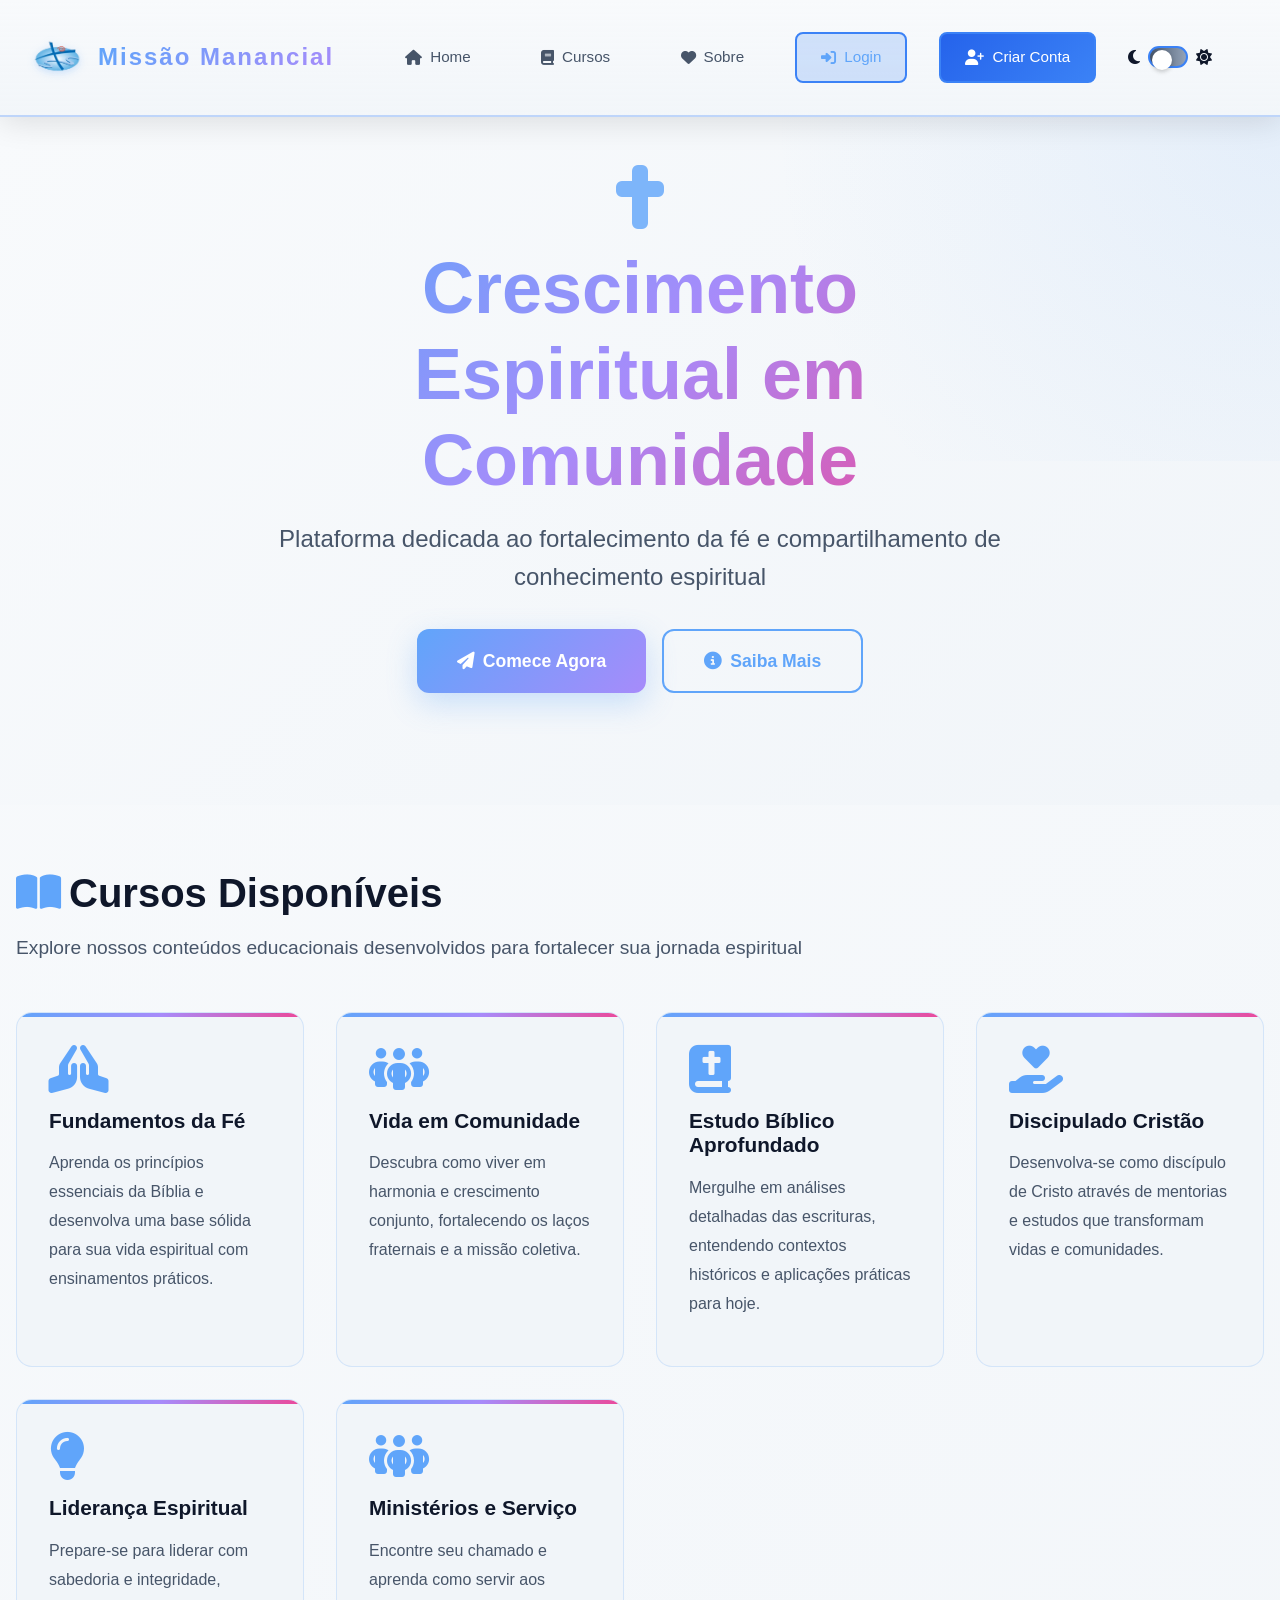
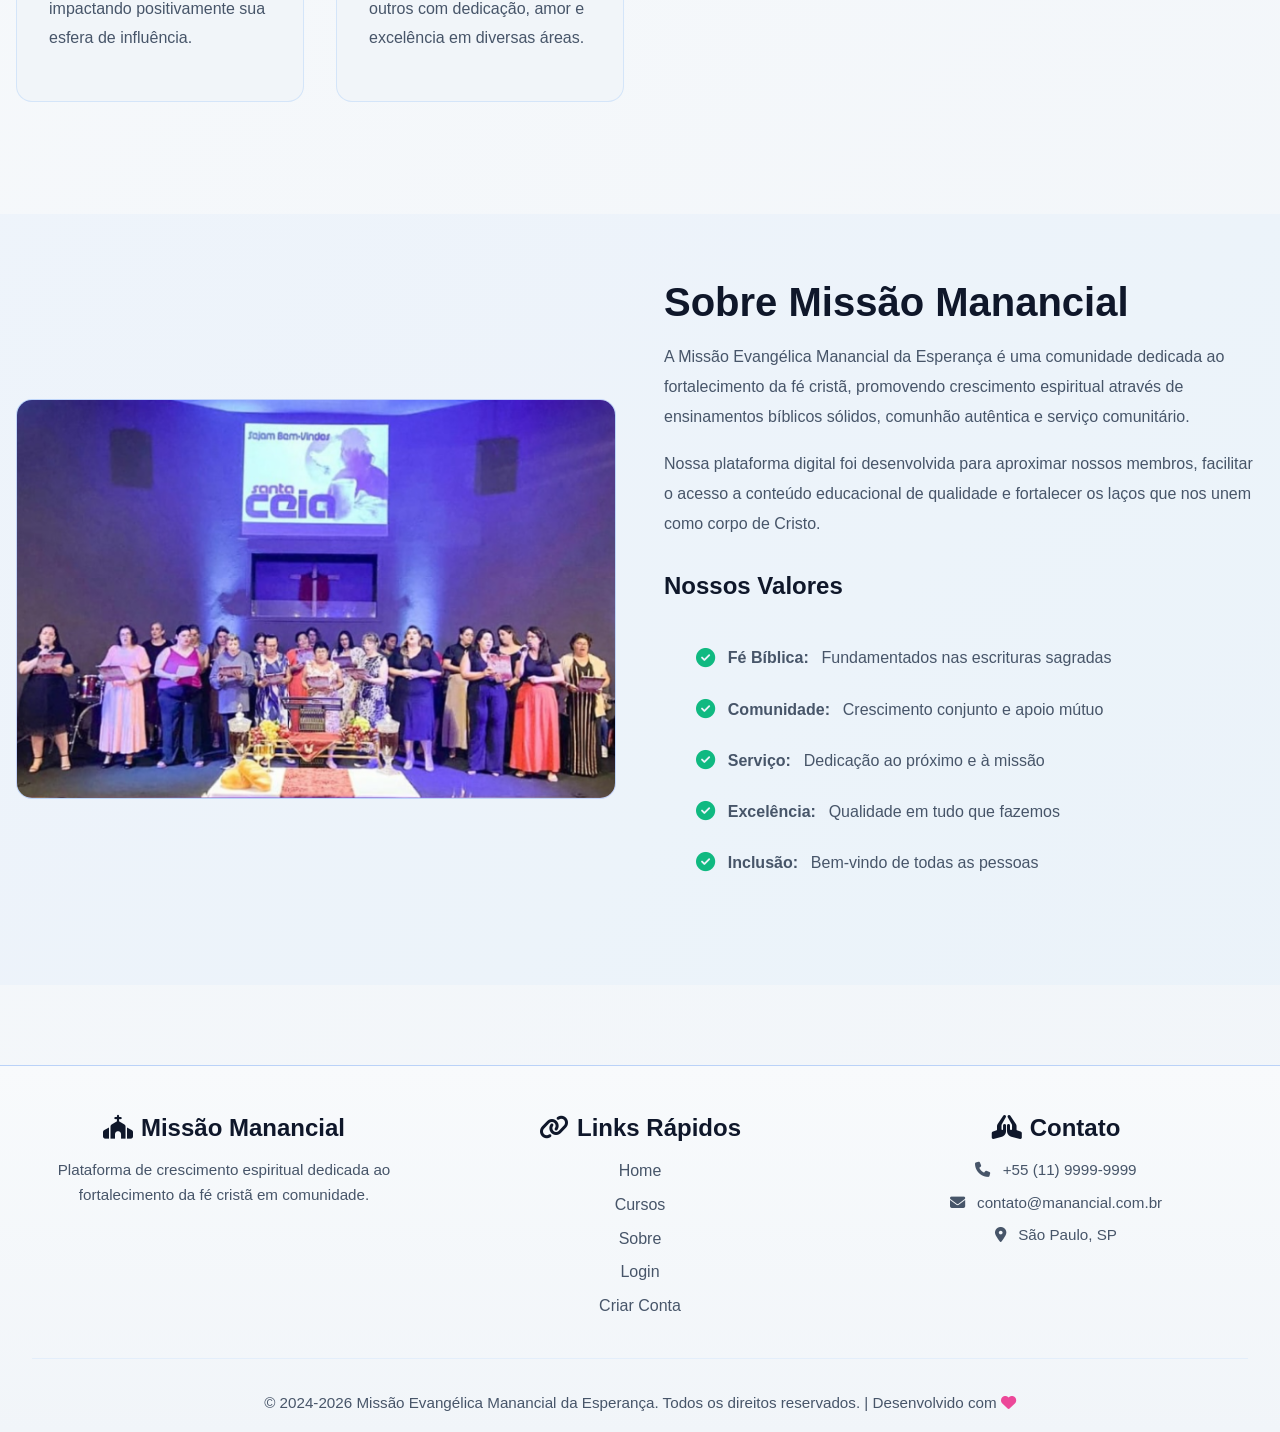
<file: index.html>
<!DOCTYPE html>
<html lang="pt-BR">
<head>
    <meta charset="UTF-8">
    <meta name="viewport" content="width=device-width, initial-scale=1.0">
    <title>Missão Evangélica Manancial da Esperança - Plataforma de Crescimento Espiritual</title>
    <link href="https://cdn.jsdelivr.net/npm/bootstrap@5.3.2/dist/css/bootstrap.min.css" rel="stylesheet">
    <link rel="stylesheet" href="https://cdnjs.cloudflare.com/ajax/libs/font-awesome/6.5.1/css/all.min.css">
    <link rel="stylesheet" href="css/inicio.css">
    <script src="js/theme.js"></script>
    <style>
        * { margin: 0; padding: 0; box-sizing: border-box; }
        
        body {
            background: linear-gradient(135deg, var(--bg-dark) 0%, var(--bg-light) 100%);
            color: var(--text-main);
            font-family: 'Segoe UI', Tahoma, Geneva, Verdana, sans-serif;
            transition: all 0.3s ease;
            line-height: 1.6;
        }

        /* NAVBAR OPACA - usa variáveis de tema */
        header {
            background: linear-gradient(to bottom, var(--bg-dark) 0%, var(--bg-light) 100%);
            backdrop-filter: blur(10px);
            border-bottom: 2px solid var(--border-color);
            position: sticky;
            top: 0;
            z-index: 1000;
            box-shadow: 0 4px 30px rgba(0, 0, 0, 0.12);
        }

        .header-shell {
            display: flex;
            justify-content: space-between;
            align-items: center;
            padding: 1rem 2rem;
            max-width: 1400px;
            margin: 0 auto;
        }

        .header {
            display: flex;
            align-items: center;
            gap: 1rem;
        }

        .header img {
            height: 50px;
            filter: drop-shadow(0 2px 4px rgba(96, 165, 250, 0.3));
        }

        .header h2 {
            font-size: 1.5rem;
            font-weight: 800;
            background: linear-gradient(135deg, #60a5fa, #a78bfa);
            -webkit-background-clip: text;
            -webkit-text-fill-color: transparent;
            background-clip: text;
            letter-spacing: 2px;
            margin: 0;
        }

        nav {
            display: flex;
            align-items: center;
            gap: 2rem;
            flex-wrap: wrap;
        }

        nav a {
            color: var(--text-muted);
            text-decoration: none;
            transition: all 0.3s ease;
            font-weight: 500;
            display: flex;
            align-items: center;
            gap: 0.5rem;
        }

        nav a:hover {
            color: #60a5fa;
            transform: translateY(-2px);
        }

        nav .nav-login, nav .nav-register {
            padding: 0.7rem 1.5rem;
            border-radius: 8px;
            transition: all 0.3s ease;
        }

        nav .nav-login {
            border: 2px solid #60a5fa;
            color: #60a5fa;
        }

        nav .nav-login:hover {
            background: rgba(96, 165, 250, 0.2);
            color: #60a5fa;
        }

        nav .nav-register {
            background: linear-gradient(135deg, #60a5fa, #a78bfa);
            color: white;
        }

        nav .nav-register:hover {
            opacity: 0.9;
            box-shadow: 0 8px 20px rgba(96, 165, 250, 0.4);
        }

        /* HERO SECTION */
        .hero {
            min-height: 100vh;
            display: flex;
            align-items: center;
            justify-content: center;
            background: linear-gradient(135deg, var(--bg-dark) 0%, var(--bg-light) 100%);
            position: relative;
            overflow: hidden;
        }

        .hero::before {
            content: '';
            position: absolute;
            top: -50%;
            right: -50%;
            width: 100%;
            height: 100%;
            background: radial-gradient(circle, rgba(96,165,250,0.1) 0%, transparent 70%);
            animation: float 20s ease-in-out infinite;
        }

        @keyframes float {
            0%, 100% { transform: translate(0, 0); }
            50% { transform: translate(30px, 30px); }
        }

        .hero-content {
            position: relative;
            z-index: 2;
            text-align: center;
            max-width: 800px;
            padding: 0 2rem;
        }

        .hero h1 {
            font-size: clamp(2.5rem, 10vw, 4.5rem);
            font-weight: 900;
            margin-bottom: 1rem;
            background: linear-gradient(135deg, #60a5fa, #a78bfa, #ec4899);
            -webkit-background-clip: text;
            -webkit-text-fill-color: transparent;
            background-clip: text;
            line-height: 1.2;
        }

        .hero .subtitle {
            font-size: 1.5rem;
            color: var(--text-muted);
            margin-bottom: 2rem;
            font-weight: 300;
        }

        .hero-buttons {
            display: flex;
            gap: 1rem;
            justify-content: center;
            flex-wrap: wrap;
            margin-bottom: 3rem;
        }

        .btn-primary, .btn-secondary {
            padding: 1rem 2.5rem;
            font-size: 1.1rem;
            font-weight: 600;
            border-radius: 12px;
            border: none;
            cursor: pointer;
            transition: all 0.3s ease;
            text-decoration: none;
            display: inline-flex;
            align-items: center;
            gap: 0.5rem;
        }

        .btn-primary {
            background: linear-gradient(135deg, #60a5fa, #a78bfa);
            color: white;
            box-shadow: 0 10px 30px rgba(96, 165, 250, 0.3);
        }

        .btn-primary:hover {
            box-shadow: 0 15px 40px rgba(96, 165, 250, 0.5);
            transform: translateY(-3px);
            color: white;
            text-decoration: none;
        }

        .btn-secondary {
            background: transparent;
            border: 2px solid #60a5fa;
            color: #60a5fa;
        }

        .btn-secondary:hover {
            background: rgba(96, 165, 250, 0.1);
            color: #60a5fa;
            text-decoration: none;
        }

        /* SEÇÕES */
        .section {
            padding: 5rem 2rem;
            max-width: 1400px;
            margin: 0 auto;
        }

        .section-title {
            font-size: 2.5rem;
            font-weight: 800;
            margin-bottom: 1rem;
            color: var(--text-main);
        }

        .section-subtitle {
            font-size: 1.2rem;
            color: var(--text-muted);
            margin-bottom: 3rem;
        }

        /* CARDS */
        .features-grid {
            display: grid;
            grid-template-columns: repeat(auto-fit, minmax(280px, 1fr));
            gap: 2rem;
            margin: 3rem 0;
        }

        .feature-card {
            background: var(--bg-light);
            border: 1px solid rgba(96, 165, 250, 0.2);
            border-radius: 16px;
            padding: 2rem;
            transition: all 0.3s ease;
            cursor: pointer;
            position: relative;
            overflow: hidden;
        }

        .feature-card::before {
            content: '';
            position: absolute;
            top: 0;
            left: 0;
            width: 100%;
            height: 4px;
            background: linear-gradient(90deg, #60a5fa, #a78bfa, #ec4899);
        }

        .feature-card:hover {
            background: rgba(96, 165, 250, 0.05);
            border-color: rgba(96, 165, 250, 0.4);
            transform: translateY(-8px);
            box-shadow: 0 15px 40px rgba(96, 165, 250, 0.2);
        }

        .feature-icon {
            font-size: 3rem;
            margin-bottom: 1rem;
            color: #60a5fa;
        }

        .feature-card h3 {
            font-size: 1.3rem;
            font-weight: 700;
            margin-bottom: 1rem;
            color: var(--text-main);
        }

        .feature-card p {
            color: var(--text-muted);
            line-height: 1.8;
        }

        /* SECTION SOBRE */
        #sobre {
            background: rgba(96, 165, 250, 0.05);
        }

        .about-content {
            display: grid;
            grid-template-columns: 1fr 1fr;
            gap: 3rem;
            align-items: center;
        }

        .about-text h3 {
            font-size: 2rem;
            margin-bottom: 1.5rem;
        }

        .about-text p {
            margin-bottom: 1rem;
            color: var(--text-muted);
            line-height: 1.9;
        }

        .about-list {
            list-style: none;
            margin: 2rem 0;
        }

        .about-list li {
            padding: 0.8rem 0;
            color: var(--text-muted);
            display: flex;
            align-items: center;
            gap: 0.8rem;
        }

        .about-list i {
            color: #10b981;
            font-size: 1.2rem;
        }

        @media (max-width: 768px) {
            .about-content {
                grid-template-columns: 1fr;
            }

            .hero h1 {
                font-size: 2rem;
            }

            .header-shell {
                flex-direction: column;
                gap: 1rem;
                padding: 1rem;
            }

            nav {
                justify-content: center;
                gap: 1rem;
            }

            .hero-buttons {
                flex-direction: column;
                align-items: center;
            }

            .btn-primary, .btn-secondary {
                width: 100%;
                max-width: 300px;
            }
        }

        /* FOOTER */
        footer {
            background: linear-gradient(180deg, var(--bg-dark) 0%, var(--bg-light) 100%);
            border-top: 1px solid var(--border-color);
            padding: 3rem 2rem 1rem;
            margin-top: 5rem;
            color: var(--text-muted);
        }

        .footer-content {
            max-width: 1400px;
            margin: 0 auto;
            display: grid;
            grid-template-columns: repeat(auto-fit, minmax(250px, 1fr));
            gap: 2rem;
            margin-bottom: 2rem;
        }

        .footer-section h4 {
            color: var(--text-main);
            margin-bottom: 1rem;
            font-weight: 700;
        }

        .footer-section p, .footer-section a {
            color: var(--text-muted);
            text-decoration: none;
            transition: color 0.3s ease;
            display: block;
            margin-bottom: 0.5rem;
        }

        .footer-section a:hover {
            color: #60a5fa;
        }

        .footer-bottom {
            border-top: 1px solid rgba(96, 165, 250, 0.1);
            padding-top: 2rem;
            text-align: center;
            color: var(--text-muted);
        }

        .theme-toggle-container {
            display: flex;
            align-items: center;
            gap: 0.5rem;
        }
    </style>
</head>
<body>
    <header>
        <div class="header-shell">
            <div class="header">
                <img src="assets/logo.png" alt="Logo Missão Manancial">
                <h2>Missão Manancial</h2>
            </div>
            <nav>
                <a href="#home"><i class="fas fa-home"></i> Home</a>
                <a href="#cursos"><i class="fas fa-book"></i> Cursos</a>
                <a href="#sobre"><i class="fas fa-heart"></i> Sobre</a>
                <a href="/SiteManancial-Demo/login.php" class="nav-login"><i class="fas fa-sign-in-alt"></i> Login</a>
                <a href="/SiteManancial-Demo/php/fiel/register.php" class="nav-register"><i class="fas fa-user-plus"></i> Criar Conta</a>
                <div class="theme-toggle-container">
                    <i class="fas fa-moon theme-icon" style="font-size: 1rem;"></i>
                    <input type="checkbox" id="theme-toggle" class="theme-toggle" aria-label="Alternar tema" style="width: 40px; height: 22px;">
                    <i class="fas fa-sun theme-icon" style="font-size: 1rem;"></i>
                </div>
            </nav>
        </div>
    </header>

    <!-- HERO SECTION -->
    <section id="home" class="hero">
        <div class="hero-content">
            <i class="fas fa-cross" style="font-size: 4rem; color: #60a5fa; margin-bottom: 1rem; opacity: 0.8;"></i>
            <h1>Crescimento Espiritual em Comunidade</h1>
            <p class="subtitle">Plataforma dedicada ao fortalecimento da fé e compartilhamento de conhecimento espiritual</p>
            <div class="hero-buttons">
                <a href="/SiteManancial-Demo/php/fiel/register.php" class="btn-primary">
                    <i class="fas fa-paper-plane"></i> Comece Agora
                </a>
                <a href="#sobre" class="btn-secondary">
                    <i class="fas fa-info-circle"></i> Saiba Mais
                </a>
            </div>
        </div>
    </section>

    <!-- SEÇÃO CURSOS -->
    <section id="cursos" class="section">
        <h2 class="section-title"><i class="fas fa-book-open me-2" style="color: #60a5fa;"></i>Cursos Disponíveis</h2>
        <p class="section-subtitle">Explore nossos conteúdos educacionais desenvolvidos para fortalecer sua jornada espiritual</p>

        <div class="features-grid">
            <div class="feature-card">
                <i class="fas fa-hands-praying feature-icon"></i>
                <h3>Fundamentos da Fé</h3>
                <p>Aprenda os princípios essenciais da Bíblia e desenvolva uma base sólida para sua vida espiritual com ensinamentos práticos.</p>
            </div>
            <div class="feature-card">
                <i class="fas fa-people-group feature-icon"></i>
                <h3>Vida em Comunidade</h3>
                <p>Descubra como viver em harmonia e crescimento conjunto, fortalecendo os laços fraternais e a missão coletiva.</p>
            </div>
            <div class="feature-card">
                <i class="fas fa-book-bible feature-icon"></i>
                <h3>Estudo Bíblico Aprofundado</h3>
                <p>Mergulhe em análises detalhadas das escrituras, entendendo contextos históricos e aplicações práticas para hoje.</p>
            </div>
            <div class="feature-card">
                <i class="fas fa-hand-holding-heart feature-icon"></i>
                <h3>Discipulado Cristão</h3>
                <p>Desenvolva-se como discípulo de Cristo através de mentorias e estudos que transformam vidas e comunidades.</p>
            </div>
            <div class="feature-card">
                <i class="fas fa-lightbulb feature-icon"></i>
                <h3>Liderança Espiritual</h3>
                <p>Prepare-se para liderar com sabedoria e integridade, impactando positivamente sua esfera de influência.</p>
            </div>
            <div class="feature-card">
                <i class="fas fa-people-group feature-icon"></i>
                <h3>Ministérios e Serviço</h3>
                <p>Encontre seu chamado e aprenda como servir aos outros com dedicação, amor e excelência em diversas áreas.</p>
            </div>
        </div>
    </section>

    <!-- SEÇÃO SOBRE -->
    <section id="sobre" class="section">
        <div class="about-content">
            <div>
                <div style="width: 100%; height: 400px; border-radius: 16px; overflow: hidden; border: 1px solid rgba(96,165,250,0.2); background: linear-gradient(135deg, rgba(96,165,250,0.2) 0%, rgba(167,139,250,0.2) 100%);">
                    <img src="assets/image.png" alt="Imagem da Missão Manancial" style="width: 100%; height: 100%; object-fit: cover; display: block;">
                </div>
            </div>
            <div class="about-text">
                <h2 class="section-title">Sobre Missão Manancial</h2>
                <p>A Missão Evangélica Manancial da Esperança é uma comunidade dedicada ao fortalecimento da fé cristã, promovendo crescimento espiritual através de ensinamentos bíblicos sólidos, comunhão autêntica e serviço comunitário.</p>
                <p>Nossa plataforma digital foi desenvolvida para aproximar nossos membros, facilitar o acesso a conteúdo educacional de qualidade e fortalecer os laços que nos unem como corpo de Cristo.</p>
                
                <h4 style="margin-top: 2rem; color: var(--text-main); font-weight: 700;">Nossos Valores</h4>
                <ul class="about-list">
                    <li><i class="fas fa-check-circle"></i> <strong>Fé Bíblica:</strong> Fundamentados nas escrituras sagradas</li>
                    <li><i class="fas fa-check-circle"></i> <strong>Comunidade:</strong> Crescimento conjunto e apoio mútuo</li>
                    <li><i class="fas fa-check-circle"></i> <strong>Serviço:</strong> Dedicação ao próximo e à missão</li>
                    <li><i class="fas fa-check-circle"></i> <strong>Excelência:</strong> Qualidade em tudo que fazemos</li>
                    <li><i class="fas fa-check-circle"></i> <strong>Inclusão:</strong> Bem-vindo de todas as pessoas</li>
                </ul>
            </div>
        </div>
    </section>

    <!-- FOOTER -->
    <footer>
        <div class="footer-content">
            <div class="footer-section">
                <h4><i class="fas fa-church me-2"></i>Missão Manancial</h4>
                <p>Plataforma de crescimento espiritual dedicada ao fortalecimento da fé cristã em comunidade.</p>
            </div>
            <div class="footer-section">
                <h4><i class="fas fa-link me-2"></i>Links Rápidos</h4>
                <a href="#home">Home</a>
                <a href="#cursos">Cursos</a>
                <a href="#sobre">Sobre</a>
                <a href="/SiteManancial-Demo/login.php">Login</a>
                <a href="/SiteManancial-Demo/php/fiel/register.php">Criar Conta</a>
            </div>
            <div class="footer-section">
                <h4><i class="fas fa-hands-praying me-2"></i>Contato</h4>
                <p><i class="fas fa-phone me-2"></i> +55 (11) 9999-9999</p>
                <p><i class="fas fa-envelope me-2"></i> contato@manancial.com.br</p>
                <p><i class="fas fa-map-marker-alt me-2"></i> São Paulo, SP</p>
            </div>
        </div>
        <div class="footer-bottom">
            <p>&copy; 2024-2026 Missão Evangélica Manancial da Esperança. Todos os direitos reservados. | Desenvolvido com <i class="fas fa-heart" style="color: #ec4899;"></i></p>
        </div>
    </footer>

    <script src="https://cdn.jsdelivr.net/npm/bootstrap@5.3.2/dist/js/bootstrap.bundle.min.js"></script>
</body>
</html>
</file>
<file: css/inicio.css>
/* ==========================================
   ESTILOS DA LANDING PAGE - MANANCIAPP
   ========================================== */

:root {
    /* Tema Escuro (padrão) */
    --bg-dark: #07101d;
    --bg-light: #152238;
    --text-main: #ffffff;
    --text-muted: #94a3b8;
    --card-bg: #475569;
    --auth-bg: #1e293b;
    --primary: #3b82f6;
    --primary-light: #60a5fa;
    --accent: #10b981;
    --input-bg: #334155;
    --border-color: rgba(96, 165, 250, 0.2);
}

/* Tema Claro */
:root[data-theme="light"] {
    --bg-dark: #f8fafc;
    --bg-light: #f1f5f9;
    --text-main: #0f172a;
    --text-muted: #475569;
    --card-bg: #e2e8f0;
    --auth-bg: #ffffff;
    --primary: #2563eb;
    --primary-light: #3b82f6;
    --accent: #059669;
    --input-bg: #e2e8f0;
    --border-color: rgba(59, 130, 246, 0.3);
}

* {
    margin: 0;
    padding: 0;
    box-sizing: border-box;
}

html {
    scroll-behavior: smooth;
}

body {
    background: linear-gradient(135deg, var(--bg-dark) 0%, var(--bg-light) 100%);
    color: var(--text-main);
    font-family: 'Segoe UI', Tahoma, Geneva, Verdana, sans-serif;
    line-height: 1.6;
    overflow-x: hidden;
}

/* ==========================================
   THEME TOGGLE
   ========================================== */

.theme-toggle-container {
    display: flex;
    align-items: center;
    gap: 0.5rem;
}

.theme-toggle {
    appearance: none;
    -webkit-appearance: none;
    width: 50px;
    height: 28px;
    background: linear-gradient(90deg, #475569 0%, #94a3b8 100%);
    border: 2px solid var(--primary-light);
    border-radius: 14px;
    cursor: pointer;
    position: relative;
    transition: all 0.3s ease;
    outline: none;
}

.theme-toggle::before {
    content: '';
    position: absolute;
    width: 20px;
    height: 20px;
    background: white;
    border-radius: 50%;
    top: 2px;
    left: 2px;
    transition: all 0.3s ease;
    box-shadow: 0 2px 4px rgba(0, 0, 0, 0.2);
}

.theme-toggle:checked {
    background: linear-gradient(90deg, #fbbf24 0%, #f59e0b 100%);
}

.theme-toggle:checked::before {
    left: 26px;
}

.theme-toggle:hover {
    transform: scale(1.1);
    box-shadow: 0 0 10px rgba(59, 130, 246, 0.4);
}

.theme-icon {
    font-size: 1.2rem;
    transition: all 0.3s ease;
}

/* ==========================================
   HEADER E NAVEGAÇÃO
   ========================================== */

header {
    background: linear-gradient(to bottom, rgba(7, 16, 29, 0.98) 0%, rgba(21, 34, 56, 0.90) 100%);
    padding: 1rem 0;
    position: sticky;
    top: 0;
    z-index: 100;
    border-bottom: 1px solid var(--border-color);
    box-shadow: 0 4px 20px rgba(0, 0, 0, 0.4);
    transition: all 0.3s ease;
}

:root[data-theme="light"] header {
    background: linear-gradient(to bottom, rgba(248, 250, 252, 0.98) 0%, rgba(241, 245, 249, 0.90) 100%);
}

.header-shell {
    max-width: 1400px;
    margin: 0 auto;
    padding: 0 1rem;
    display: flex;
    align-items: center;
    justify-content: space-between;
    gap: 1rem;
    flex-wrap: wrap;
}

.header {
    display: flex;
    align-items: center;
    justify-content: center;
    gap: 1rem;
    order: 1;
}

.header img.logo {
    height: 54px;
    width: auto;
    object-fit: contain;
    filter: drop-shadow(0 2px 4px rgba(0, 0, 0, 0.3));
}

.header h2 {
    font-size: 1.45rem;
    font-weight: 700;
    background: linear-gradient(135deg, var(--primary-light) 0%, var(--accent) 100%);
    -webkit-background-clip: text;
    -webkit-text-fill-color: transparent;
    background-clip: text;
    letter-spacing: 0.1em;
}

nav {
    display: flex;
    justify-content: center;
    gap: 0.8rem;
    flex-wrap: wrap;
    align-items: center;
    order: 2;
    flex: 1;
    min-width: 0;
}

nav a {
    color: var(--text-main);
    text-decoration: none;
    font-weight: 500;
    transition: all 0.3s ease;
    padding: 0.6rem 1.2rem;
    border-radius: 6px;
    display: flex;
    align-items: center;
    gap: 0.5rem;
    font-size: 0.95rem;
    white-space: nowrap;
}

nav a:hover {
    color: var(--primary-light);
    background: rgba(59, 130, 246, 0.15);
    transform: translateY(-2px);
}

nav a.nav-login {
    background: rgba(59, 130, 246, 0.2);
    border: 2px solid var(--primary-light);
}

nav a.nav-register {
    background: linear-gradient(135deg, var(--primary) 0%, var(--primary-light) 100%);
    border: 2px solid var(--primary-light);
    color: white;
}

nav a.nav-login:hover {
    background: var(--primary);
    border-color: var(--primary);
    color: white;
}

nav a.nav-register:hover {
    background: linear-gradient(135deg, var(--primary-light) 0%, var(--primary) 100%);
    border-color: var(--accent);
}

.nav-login-mobile,
.nav-register-mobile {
    display: none;
}

/* ==========================================
   SEÇÃO HOME (HERO)
   ========================================== */

#home {
    padding: 3rem 1rem 4rem;
    min-height: 70vh;
    display: flex;
    align-items: center;
    justify-content: center;
}

main {
    max-width: 1200px;
    width: 100%;
}

.conteudo-principal {
    display: flex;
    align-items: center;
    justify-content: space-between;
    gap: 3rem;
    flex-wrap: wrap;
}

.texto {
    flex: 1;
    min-width: 300px;
}

.hero-image {
    flex: 1;
    display: flex;
    align-items: center;
    justify-content: center;
    min-width: 300px;
}

.hero-image .logo-hero {
    max-width: 100%;
    height: auto;
    max-height: 300px;
    filter: drop-shadow(0 10px 30px rgba(96, 165, 250, 0.3));
    animation: float 3s ease-in-out infinite;
}

@keyframes float {
    0%, 100% { transform: translateY(0px); }
    50% { transform: translateY(-20px); }
}

.texto-um {
    font-size: 2.8rem;
    font-weight: 700;
    background: linear-gradient(135deg, var(--primary-light) 0%, var(--accent) 100%);
    -webkit-background-clip: text;
    -webkit-text-fill-color: transparent;
    background-clip: text;
    margin-bottom: 1.5rem;
    line-height: 1.2;
}

.texto-dois {
    font-size: 1.1rem;
    color: var(--text-muted);
    margin-bottom: 1.5rem;
    line-height: 1.8;
}

.botoes {
    display: flex;
    gap: 1rem;
    flex-wrap: wrap;
    margin-top: 2rem;
}

.btn-outline,
.btn-solid {
    padding: 0.85rem 2.5rem;
    border-radius: 8px;
    text-decoration: none;
    font-weight: 600;
    font-size: 1rem;
    transition: all 0.3s ease;
    display: inline-flex;
    align-items: center;
    gap: 0.5rem;
    border: 2px solid transparent;
    cursor: pointer;
    text-align: center;
    min-width: 180px;
    justify-content: center;
}

.btn-outline {
    border: 2px solid var(--primary-light);
    color: var(--primary-light);
    background: transparent;
}

.btn-outline:hover {
    background: rgba(96, 165, 250, 0.15);
    transform: translateY(-3px);
    box-shadow: 0 8px 20px rgba(96, 165, 250, 0.3);
}

.btn-solid {
    background: linear-gradient(135deg, var(--primary) 0%, var(--primary-light) 100%);
    color: white;
    border: 2px solid var(--primary);
}

.btn-solid:hover {
    background: linear-gradient(135deg, var(--primary-light) 0%, var(--primary) 100%);
    transform: translateY(-3px);
    box-shadow: 0 10px 30px rgba(59, 130, 246, 0.4);
}

hr {
    border: none;
    border-top: 2px solid rgba(96, 165, 250, 0.2);
    margin: 2rem 0;
}

/* ==========================================
   SEÇÃO CURSOS
   ========================================== */

#cursos {
    padding: 4rem 1rem;
}

.secao-cursos {
    max-width: 1200px;
    margin: 0 auto;
}

.secao-cursos h2 {
    font-size: 2.3rem;
    font-weight: 700;
    background: linear-gradient(135deg, var(--primary-light) 0%, var(--accent) 100%);
    -webkit-background-clip: text;
    -webkit-text-fill-color: transparent;
    background-clip: text;
    text-align: center;
    margin-bottom: 0.5rem;
}

.secao-descricao {
    text-align: center;
    color: var(--text-muted);
    margin-bottom: 3rem;
    font-size: 1.1rem;
}

.grade-cursos {
    display: grid;
    grid-template-columns: repeat(auto-fit, minmax(240px, 1fr));
    gap: 2rem;
    padding: 0 1rem;
}

.card-curso {
    background: rgba(255, 255, 255, 0.05);
    border: 2px solid rgba(96, 165, 250, 0.1);
    border-radius: 12px;
    overflow: hidden;
    transition: all 0.3s ease;
    cursor: pointer;
    display: flex;
    flex-direction: column;
    align-items: center;
    justify-content: center;
    min-height: 300px;
}

.curso-img {
    width: 100%;
    height: 180px;
    object-fit: cover;
    transition: transform 0.3s ease;
}

.card-curso:hover .curso-img {
    transform: scale(1.1);
}

.card-curso:hover {
    background: rgba(96, 165, 250, 0.08);
    border-color: var(--primary-light);
    transform: translateY(-10px);
    box-shadow: 0 15px 40px rgba(96, 165, 250, 0.25);
}

.nome-curso {
    font-size: 1.4rem;
    font-weight: 600;
    color: var(--text-main);
    margin-top: 1rem;
    text-align: center;
}

.curso-desc {
    font-size: 0.95rem;
    color: var(--text-muted);
    text-align: center;
    margin: 0.5rem 1rem 1rem;
}

/* ==========================================
   SEÇÃO SOBRE
   ========================================== */

#sobre {
    padding: 4rem 1rem;
}

.secao-sobre {
    max-width: 1200px;
    margin: 0 auto;
}

.sobre-container {
    display: grid;
    grid-template-columns: 1fr 1fr;
    gap: 4rem;
    align-items: center;
    padding: 0 1rem;
}

.sobre-texto h2 {
    font-size: 2.3rem;
    font-weight: 700;
    background: linear-gradient(135deg, var(--primary-light) 0%, var(--accent) 100%);
    -webkit-background-clip: text;
    -webkit-text-fill-color: transparent;
    background-clip: text;
    margin-bottom: 1.5rem;
}

.sobre-texto .destaque {
    font-size: 1.4rem;
    color: var(--accent);
    font-weight: 600;
    margin-bottom: 1.5rem;
}

.sobre-texto p {
    color: var(--text-muted);
    margin-bottom: 1.2rem;
    line-height: 1.8;
}

.sobre-stats {
    display: grid;
    grid-template-columns: repeat(3, 1fr);
    gap: 1.5rem;
    margin-top: 2rem;
}

.stat-item {
    text-align: center;
    padding: 1.5rem;
    background: rgba(96, 165, 250, 0.1);
    border: 1px solid rgba(96, 165, 250, 0.2);
    border-radius: 8px;
    transition: all 0.3s ease;
}

.stat-item:hover {
    background: rgba(96, 165, 250, 0.15);
    border-color: var(--primary-light);
}

.stat-item strong {
    display: block;
    font-size: 2rem;
    color: var(--primary-light);
    margin-bottom: 0.5rem;
}

.stat-item span {
    font-size: 0.9rem;
    color: var(--text-muted);
}

.sobre-imagens {
    display: grid;
    grid-template-columns: 1fr 1fr;
    gap: 1.5rem;
}

.img-sobre {
    width: 100%;
    height: auto;
    border-radius: 12px;
    transition: all 0.3s ease;
    border: 2px solid rgba(96, 165, 250, 0.2);
}

.img-sobre:hover {
    transform: scale(1.05);
    border-color: var(--primary-light);
    box-shadow: 0 10px 30px rgba(96, 165, 250, 0.3);
}

/* ==========================================
   FOOTER
   ========================================== */

footer {
    background: rgba(7, 16, 29, 0.98);
    color: var(--text-muted);
    text-align: center;
    padding: 3rem 1rem;
    border-top: 1px solid rgba(96, 165, 250, 0.2);
    margin-top: 4rem;
}

footer p {
    margin: 0;
    font-size: 0.95rem;
}

/* ==========================================
   RESPONSIVIDADE
   ========================================== */

@media (max-width: 1024px) {
    nav {
        gap: 0.6rem;
    }

    nav a {
        padding: 0.5rem 0.9rem;
        font-size: 0.9rem;
    }
}

@media (max-width: 768px) {
    .header-shell {
        flex-wrap: nowrap;
    }

    .header {
        order: 1;
        flex: 1;
        min-width: 0;
    }

    .header h2 {
        font-size: 1.2rem;
        display: none;
    }

    .header img.logo {
        height: 48px;
    }

    nav {
        order: 2;
        flex: 0 1 auto;
        gap: 0.5rem;
        justify-content: flex-end;
    }

    nav a {
        padding: 0.5rem 0.8rem;
        font-size: 0.85rem;
    }

    nav a.nav-login {
        display: none;
    }

    nav a.nav-register {
        display: none;
    }

    .nav-login-mobile,
    .nav-register-mobile {
        display: inline-flex;
    }

    .theme-toggle {
        width: 45px;
        height: 25px;
    }

    .theme-toggle::before {
        width: 18px;
        height: 18px;
    }

    .theme-toggle:checked::before {
        left: 23px;
    }

    .conteudo-principal {
        flex-direction: column;
    }

    .texto-um {
        font-size: 2rem;
    }

    .texto-dois {
        font-size: 1rem;
    }

    .botoes {
        flex-direction: column;
    }

    .btn-outline,
    .btn-solid {
        width: 100%;
        min-width: unset;
    }

    .secao-cursos h2,
    .sobre-texto h2 {
        font-size: 1.8rem;
    }

    .grade-cursos {
        grid-template-columns: repeat(auto-fit, minmax(180px, 1fr));
        gap: 1rem;
    }

    .sobre-container {
        grid-template-columns: 1fr;
        gap: 2rem;
    }

    .sobre-imagens {
        grid-template-columns: 1fr;
    }

    .sobre-stats {
        grid-template-columns: 1fr;
    }
}

@media (max-width: 480px) {
    .header h2 {
        font-size: 1.2rem;
    }

    .header img.logo {
        height: 50px;
    }

    nav {
        gap: 0.5rem;
        justify-content: space-between;
    }

    nav a {
        font-size: 0.9rem;
        padding: 0.4rem 0.8rem;
    }

    .nav-login-mobile,
    .nav-register-mobile {
        padding: 0.45rem 0.7rem;
    }

    .texto-um {
        font-size: 1.5rem;
    }

    .texto-dois {
        font-size: 0.95rem;
    }

    .secao-cursos h2,
    .sobre-texto h2 {
        font-size: 1.4rem;
    }

    .grade-cursos {
        grid-template-columns: 1fr;
    }

    .card-curso {
        min-height: 250px;
    }

    .btn-outline,
    .btn-solid {
        padding: 0.7rem 1.5rem;
        font-size: 0.95rem;
    }
}
</file>
